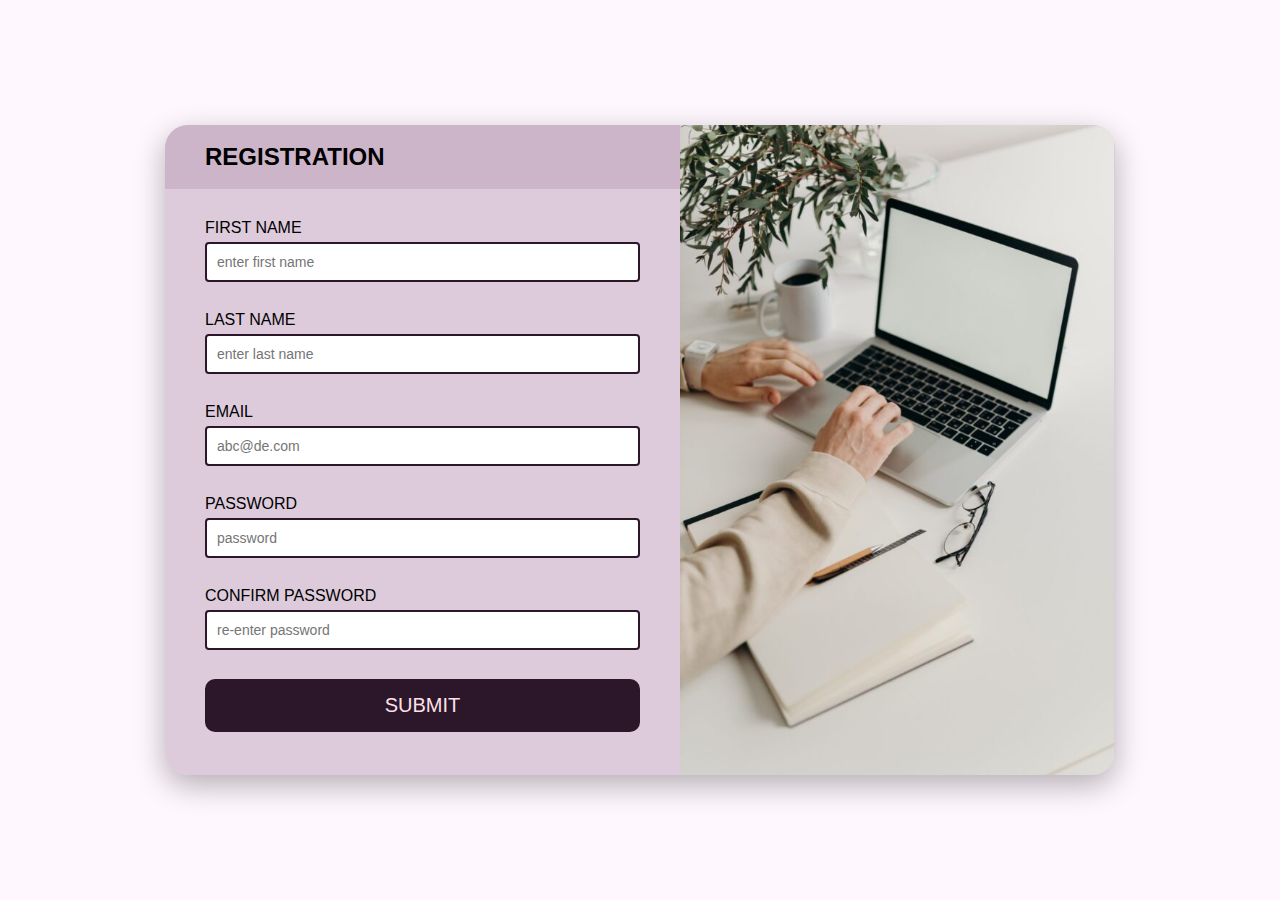
<file: Examination project/index.html>
<!DOCTYPE html>
<html lang="en">

<head>
    <meta charset="UTF-8">
    <meta http-equiv="X-UA-Compatible" content="IE=edge">
    <meta name="viewport" content="width=device-width, initial-scale=1.0">
    <link rel="stylesheet" href="https://pro.fontawesome.com/releases/v5.10.0/css/all.css"
        integrity="sha384-AYmEC3Yw5cVb3ZcuHtOA93w35dYTsvhLPVnYs9eStHfGJvOvKxVfELGroGkvsg+p" crossorigin="anonymous" />
    <link rel="stylesheet" href="style.css">
    <title>sign up</title>
</head>

<body>
    <div class="container">

        <div>
            <div class="header">
                <h2>REGISTRATION</h2>
            </div>
        <form method="GET" class="form" id="form" action="page2.html">
            <div class="form-control">
                <label>FIRST NAME</label>
                <input type="text" placeholder="enter first name" id="username">
                <i class="fas fa-check-circle"></i>
                <i class="fas fa-exclamation-circle"></i>
                <small>Error Message</small>
            </div>
            <div class="form-control">
                <label>LAST NAME</label>
                <input type="text" placeholder="enter last name" id="username2">
                <i class="fas fa-check-circle"></i>
                <i class="fas fa-exclamation-circle"></i>
                <small>Error Message</small>
            </div>
            <div class="form-control">
                <label>EMAIL</label>
                <input type="email" placeholder="abc@de.com" id="email">
                <i class="fas fa-check-circle"></i>
                <i class="fas fa-exclamation-circle"></i>
                <small>Error Message</small>
            </div>
            <div class="form-control">
                <label>PASSWORD</label>
                <input type="password" placeholder="password" id="password">
                <i class="fas fa-check-circle"></i>
                <i class="fas fa-exclamation-circle"></i>
                <small>Error Message</small>
            </div>
            <div class="form-control">
                <label>CONFIRM PASSWORD </label>
                <input type="password" placeholder="re-enter password" id="password2">
                <i class="fas fa-check-circle"></i>
                <i class="fas fa-exclamation-circle"></i>
                <small>Error Message</small>
            </div>

            <button type="submit" id="myBtn">SUBMIT</button>
        </form>
    </div>
        <div class="picture">
            <img src="uu.jpg">
        </div>
    </div>

    <script src="script.js"></script>
</body>

</html>
</file>
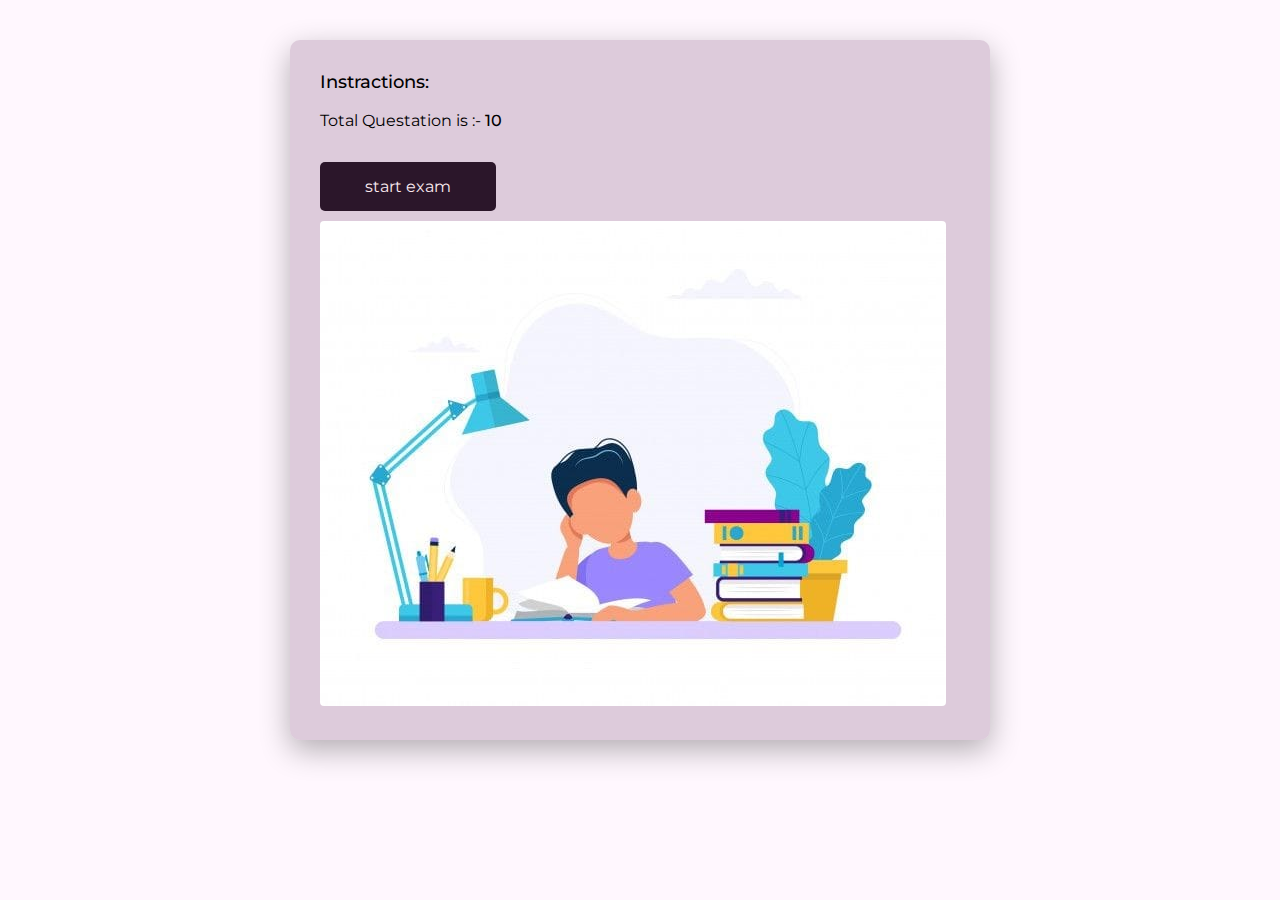
<file: Examination project/exam.html>
<!DOCTYPE html>
<html lang="en">

<head>
  <meta charset="UTF-8" />
  <meta http-equiv="X-UA-Compatible" content="IE=edge" />
  <meta name="viewport" content="width=device-width, initial-scale=1.0" />
  <link rel="stylesheet" href="https://pro.fontawesome.com/releases/v5.10.0/css/all.css"
    integrity="sha384-AYmEC3Yw5cVb3ZcuHtOA93w35dYTsvhLPVnYs9eStHfGJvOvKxVfELGroGkvsg+p" crossorigin="anonymous" />
  <link rel="stylesheet" href="styleExam.css" />
  <title>Exam</title>
</head>

<body>
  <div class="home-box custom-box">
    <div>
        <div class="header">
          <h3>Instractions:</h3>
        </div>

        <div >
          <p>Total Questation is :- <span class="total-question"></span></p>
        </div>

        <button type="button" class="btn" onclick="start()">start exam</button>
      
        <div ><img style="border-radius: 4px;" src="rr.jpeg" alt=""></div>
    </div>
  </div>

  <div class="exam-box custom-box hide">
    <div id="head">
      <div class="question-number"></div>
      <div id="pinMark">
        <i class="fas fa-thumbtack"></i>
      </div>
    </div>
    <div class="question-text"></div>
    <div class="option-container">
      <!-- <div class="option">Creative Style Sheets</div>
            <div class="option">Colorful Style Sheets</div>
            <div class="option">Cascading Style Sheets</div>
            <div class="option">Computer Style Sheets</div> -->
    </div>
    <div class="next-question-btn">
      <button type="button" class="btn" onclick="next()" id="next">
        Next
      </button>
    </div>
    <div class="prev-question-btn">
      <button type="button" class="btn" id="previous">
        previous
      </button>
    </div>
    <div id="countDown">
      <p></p>
    </div>
    <div style="width: 50px; display: inline">
      <img style="width: 60px; margin: -6px; border-radius: 50%;" src="giphy.gif" alt="" />
    </div>
    <div class="pin"></div>
  </div>

  <div class="result-box custom-box hide">
    <h1>Exam results</h1>
    <table>
      <tr>
        <td>Total question</td>
        <td><span class="total-question"></span></td>
      </tr>

      <tr>
        <td>Correct</td>
        <td><span class="total-correct"></span></td>
      </tr>
      <tr>
        <td>Wrong</td>
        <td><span class="total-wrong"></span></td>
      </tr>
      <tr>
        <td>percentage</td>
        <td><span class="percentage"></span></td>
      </tr>
      <tr>
        <td>Your total score</td>
        <td><span class="total-score"></span></td>
      </tr>
    </table>
    <button type="button" class="btn" onclick="tryagain()">Try again</button>
  </div>

  <script src="script 3.js"></script>
</body>

</html>
</file>
<file: Examination project/style.css>
@import url('https://fonts.googleapis.com/css2?family=Montserrat:wght@900&display=swap');
*{
    box-sizing: border-box;
    margin: 0;
    padding: 0;
}
body{
    background-color: #fff7fe;
    align-items: center;
    justify-content: center;
    min-height: 100vh;
    font-family:'Franklin Gothic Medium', 'Arial Narrow', Arial, sans-serif;
}
.container{
    overflow: hidden;
    border-radius: 23px;
    box-shadow: 0 10px 30px rgba(0,0,0,0.3);
    max-width: 100%;
    width: 950px;
    height: 650px;
    background: rgba(187, 159, 184, 0.5);
    color: rgb(0, 0, 0);
    top: 50%;
    left: 50%;
    position: absolute;
    transform: translate(-50%, -50%);
    padding: 0px;
    display: flex;
}
.header{
    background-color:  rgba(187, 159, 184, 0.5);
    border-bottom: 0px solid ;
    padding: 18px 40px;
    border-radius: 0px;
}
.header h2{
    margin: 0;
}
.form{
    padding: 30px 40px;
    width: 515px;
    font-family:'Gill Sans', 'Gill Sans MT', Calibri, 'Trebuchet MS', sans-serif;
}
.form-control{
    margin-bottom: 4px;
    padding-bottom: 25px;
    position: relative;
}
.form-control label{
    display: inline-block;
    margin-bottom: 5px;

}
.form-control input{
border: #2b162a 2px solid;
    border-radius: 4px;
    display: block;
    font-size: 14px;
    width: 100%;
    padding: 10px;
    font-family: inherit;
}
.form-control.sucsses input{
    border-color: rgb(2, 204, 2);
}
.form-control.error input{
    border-color: rgb(192, 0, 0);
}

.form-control i{
    position: absolute;
    top: 40px;
    right: 10px;
    visibility: hidden;
}
.form-control.sucsses i.fa-check-circle{
    color: rgb(2, 204, 2);
visibility: visible;
}
.form-control.error i.fa-exclamation-circle{
    color:  rgb(192, 0, 0);
visibility: visible;
}
.form-control small{
    visibility: hidden;
    position: absolute;
    bottom: 0;
    left: 0;
}
.form-control.error small{
    color:rgb(192, 0, 0);
    visibility: visible;
}
.form button{
    background-color: #2b162a;
    border: 0px solid;
    color:   #fde0e8;
    display: block;
    width: 100%;
    padding: 15px;
    font-size: 20px;
    font-family: inherit;
    border-radius: 10px;
    cursor: pointer;
}
.form button:hover{
    background-color:  #443539;
    color: #e9a4e5;

}
.container.picture{
    padding: 10px;
    margin-left: 50px;
    margin-bottom: 50px;
}
.container .picture img{
    width: 100%;
    height: 100%;
    border-radius: 5px;
}
</file>
<file: Examination project/styleExam.css>
@import url('https://fonts.googleapis.com/css2?family=Montserrat:wght@900&display=swap');
*{
    box-sizing: border-box;
    margin: 0;
    padding: 0;
    outline: none;
}
body{
    background-color: #fff7fe;
margin: 0;
font-size: 15px;
font-family: 'Montserrat',sans-serif;
font-weight: 400;
}
.custom-box{
    max-width: 700px;
    background-color: rgba(187, 159, 184, 0.5);
    margin: 40px auto;
    padding: 30px;
    border-radius: 10px;
    box-shadow: 0 10px 30px rgba(0,0,0,0.3);
    animation: fadeInRight 1s ease;
}
@keyframes fadeInRight{
    0%{
        transform: translateX(40px);
        opacity:0 ;
    }
    100%{
        transform: translateX(0px);
        opacity:1 ;
    }
}

.custom-box::before,
.custom-box::after{
    content: "";
    clear: both;
    display: table;
}
.custom-box.hide{
display: none;
}
.home-box h3{
    font-size: 18px;
    color: rgb(0, 0, 0);
    font-weight: 500;
    margin-bottom: 15px;
    line-height: 25px;

}
.home-box p{
    font-size: 16px;
    margin-bottom: 10px;
    line-height: 22px;
    color:rgb(0, 0, 0) ;
    font-weight: 400;
}
.home-box p span{

    font-weight: 500;
}
.home-box .btn{
    margin-top: 20px;
}
.btn{
    padding: 15px 45px;
    background-color: #2b162a;
    color: #fae9ee;
    border: none;
    border-radius: 5px;
    font-family: 'Montserrat',sans-serif;
    font-size: 16px;
    margin-bottom: 10px;
    cursor: pointer;
    display: inline-block;
}
.home-box .btn:hover{
    background-color:  #443539;
    color: #e9a4e5;

}
.exam-box .question-number,
.exam-box .question-text,
.exam-box .option-container,
.exam-box .pin,
.exam-box .next-question-btn{
    width: 100%;
    float: left;

}
.exam-box .question-number{
font-size: 18px;
color: rgb(0, 0, 0);
font-weight: 600;
border: 1px solidrgba(187, 159, 184, 0.5);
padding-bottom: 10px;
line-height: 25px;
}
.exam-box .question-text{
font-size: 22px;
color: rgb(0, 0, 0);
line-height: 28px;
font-weight: 400;
padding: 20px 0;
margin: 0;

}
.exam-box .option-container .option{
background-color: rgb(238, 206, 245);
padding:13px 15px;
font-size: 16px;
line-height: 22px;
color: #000;
border-radius: 5px;
margin-bottom: 20px;
cursor: pointer;
text-transform: capitalize;
opacity:0 ;
animation: fadeIn 0.3s ease forwards;
position: relative;
overflow: hidden;
}
@keyframes fadeIn{
    0%{
        opacity: 0;
    }
    100%{
        opacity: 1;
    }
}
.exam-box .option-container .option.choosed::before {
content: "";
position: absolute;
left: 0;
top: 0;
height: 100%;
width: 100%;
background-color: rgb(121, 111, 118);
z-index: -1;
}
.exam-box .btn{
    margin: 15x 0;
}
.exam-box .pin{
    border-top: 1px solid rgb(253, 253, 253);
}
.exam-box .pin div{
    height: 40px;
    width: 40px;
    display: inline-block;
    background-color:  #2b162a;
    border-radius: 50%;
    margin-right: 3px;
    color: antiquewhite;
    margin-top: 10px;
    padding: 13px;
    cursor: pointer;
    
}
#head{
    display: flex;
}
#pinMark{
    font-size: 30px;
    color: #000000;
    cursor: pointer;
}

#countDown {
    background-color:rgba(187, 159, 184, 0.5);
    display: flex;
    align-items: center;
    justify-content: center;
    font-size: 50px;
    height: 70px;
    width: 200px;
    margin: 0;
    border-radius: 4px;
    display: inline;
}
.result-box{
    text-align: center;
}
.result-box .hide{
    display: none;
}
.result-box h1{
    font-size: 36px;
    line-height: 42px;
    color: rgb(250, 232, 247);;
}
.result-box table{
width: 100%;
border-collapse: collapse;
margin: 30px 0;

}
.result-box table td{
    border: 1px solid #000;
    padding: 8px 15px;
    font-weight: 500;
    color: #000;
    width: 50%;
    text-align: left;
    font-size: 18px;
}
.result-box .btn{
    margin-right: 20px;
}
</file>
